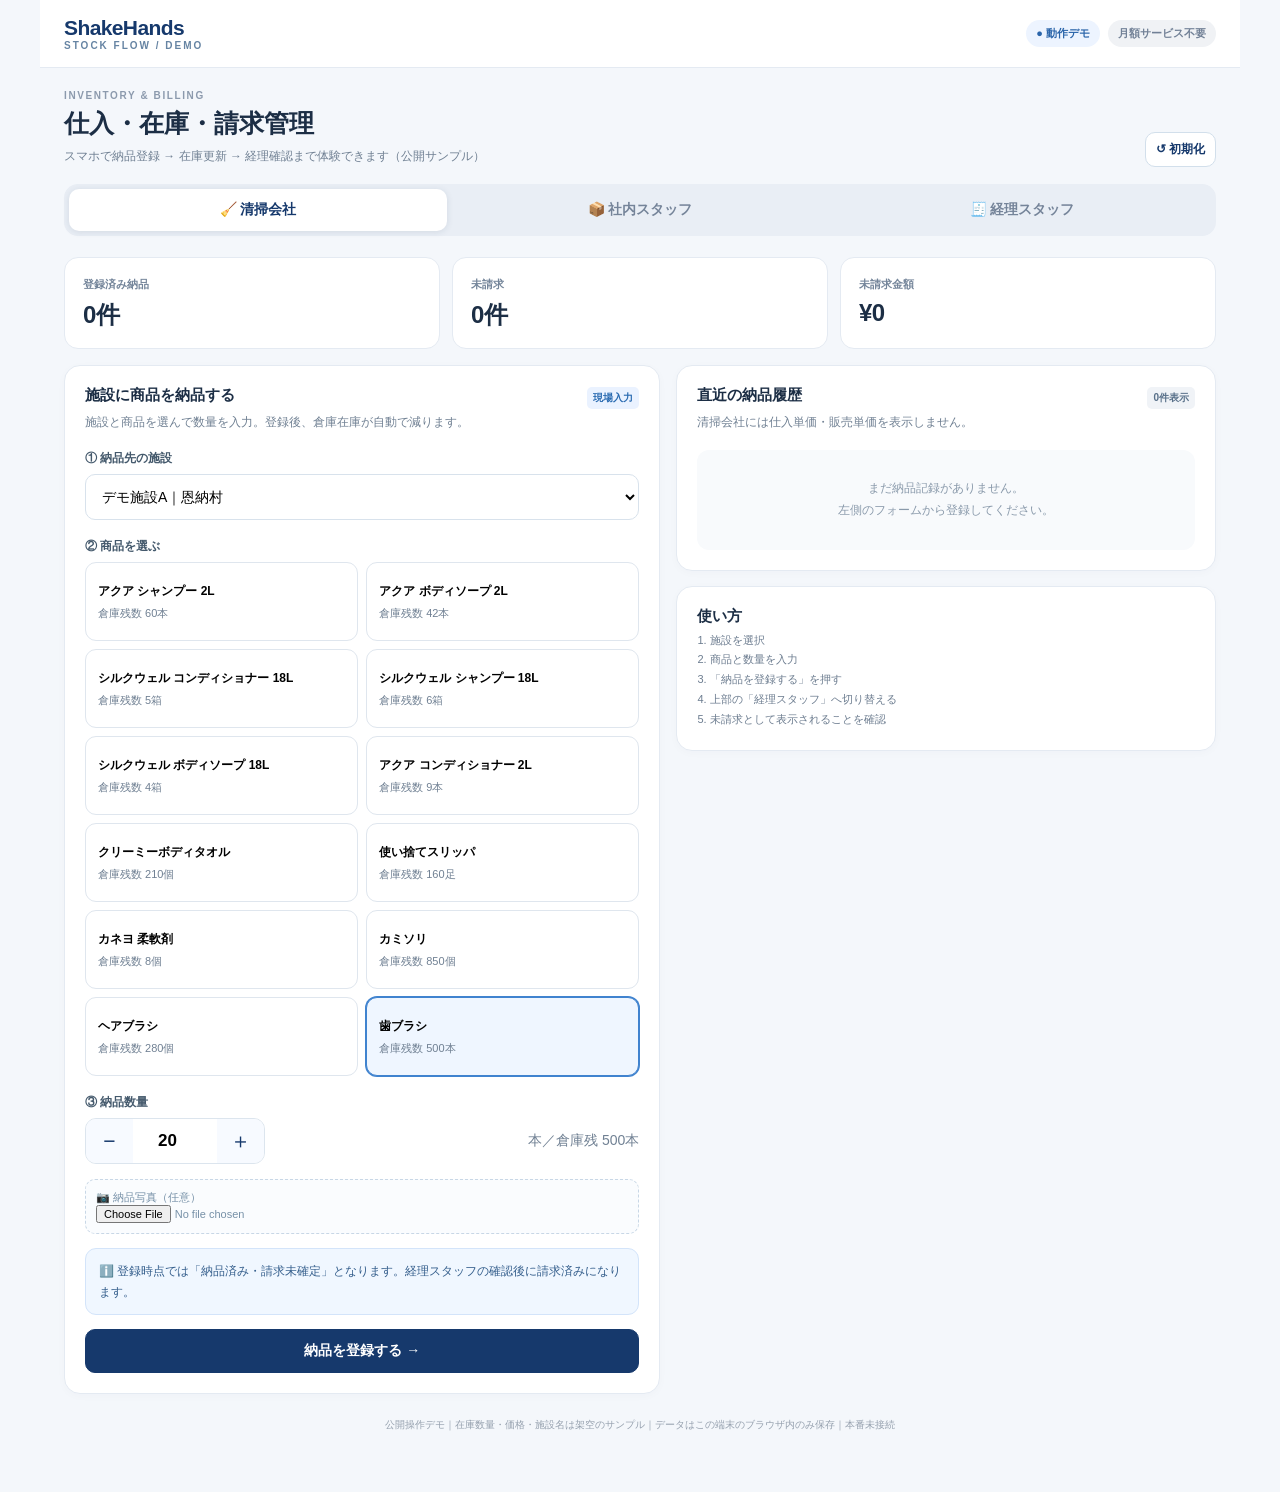
<file: index.html>
<!DOCTYPE html>
<html lang="ja"><head><meta charset="UTF-8"><meta name="viewport" content="width=device-width, initial-scale=1, viewport-fit=cover"><meta name="theme-color" content="#123c78"><meta name="description" content="ShakeHands 仕入・在庫・納品・請求 一元管理デモ"><title>ShakeHands StockFlow | 操作デモ</title>
<style>
:root{--navy:#16396c;--blue:#2469ba;--ink:#1c2e45;--muted:#708093;--line:#e4eaf2;--bg:#f4f7fb;--white:#fff;--green:#18815a;--amber:#b36d0a;--red:#c03b3b;--radius:16px}*{box-sizing:border-box}html,body{margin:0;font-family:-apple-system,BlinkMacSystemFont,"Hiragino Kaku Gothic ProN","Noto Sans JP",Meiryo,sans-serif;color:var(--ink);background:var(--bg);font-size:14px}button,select,input{font:inherit}button{cursor:pointer}button:disabled{cursor:not-allowed;opacity:.45}a{color:var(--blue)}.shell{max-width:1200px;margin:0 auto;min-height:100dvh}.header{background:#fff;border-bottom:1px solid var(--line);padding:16px 24px;display:flex;align-items:center;justify-content:space-between;gap:12px}.logo{font-size:21px;letter-spacing:-.6px;color:var(--navy);font-weight:800}.logo span{font-size:10px;font-weight:700;letter-spacing:2px;color:#6684a3;display:block}.header-right{display:flex;gap:8px;align-items:center}.pill{border-radius:30px;font-size:11px;font-weight:700;padding:6px 10px;background:#edf4ff;color:#2b65aa;white-space:nowrap}.pill.soft{background:#f0f2f5;color:#718096}.main{padding:22px 24px 60px}.pagehead{display:flex;justify-content:space-between;align-items:end;gap:12px;margin-bottom:17px}.eyebrow{font-weight:800;letter-spacing:1.6px;font-size:10px;color:#8c9aad}.h1{font-size:25px;line-height:1.3;font-weight:800;margin:6px 0}.subtitle{color:var(--muted);font-size:12px;line-height:1.8}.roles{display:flex;background:#e9eef5;border-radius:14px;padding:5px;gap:4px;margin-bottom:21px}.role{padding:12px 8px;flex:1;border:0;border-radius:10px;color:#758499;background:none;font-weight:800;white-space:nowrap}.role.active{background:white;color:var(--navy);box-shadow:0 1px 7px #1f36531c}.grid{display:grid;grid-template-columns:1.05fr .95fr;gap:16px}.grid3{display:grid;grid-template-columns:repeat(3,1fr);gap:12px}.card{background:white;border:1px solid var(--line);border-radius:var(--radius);padding:20px;box-shadow:0 2px 10px #18385b06;min-width:0}.card + .card{margin-top:15px}.card h2{font-size:15px;margin:0 0 5px}.card-desc{font-size:12px;color:var(--muted);margin:2px 0 18px;line-height:1.7}.stat{padding:17px 18px;background:white;border-radius:14px;border:1px solid var(--line)}.stat label{font-size:11px;color:#74859a;font-weight:700}.stat .number{font-size:24px;font-weight:800;margin-top:7px;letter-spacing:-.5px}.stat .number.green{color:var(--green)}.stat .number.warn{color:var(--amber)}.stat .number.red{color:var(--red)}label.field{display:block;font-size:12px;font-weight:800;color:#44596c;margin:18px 0 7px}.input,select{width:100%;border:1px solid #d8e2ec;background:#fff;border-radius:10px;padding:13px 12px;min-height:45px;outline:none;box-shadow:none}.input:focus,select:focus{border-color:var(--blue);box-shadow:0 0 0 3px #3b8bdf1b}.row{display:flex;align-items:center;gap:10px}.row.between{justify-content:space-between}.btn{background:var(--navy);color:white;border:1px solid var(--navy);padding:12px 16px;border-radius:10px;font-weight:800;min-height:44px}.btn.secondary{background:white;color:var(--navy);border:1px solid #d2dfeb}.btn.subtle{border:0;background:#eaf2fc;color:var(--blue)}.btn.small{padding:8px 10px;min-height:34px;font-size:12px}.btn.full{width:100%}.products{display:grid;grid-template-columns:repeat(2,minmax(0,1fr));gap:8px}.product{border:1px solid #dfe6ee;border-radius:11px;background:white;text-align:left;padding:12px;min-height:79px;display:flex;flex-direction:column;gap:6px;justify-content:center}.product .pname{font-weight:800;font-size:12px;line-height:1.4}.product .pmeta{font-size:11px;color:var(--muted)}.product.active{background:#eff6ff;border-color:#4083cf;box-shadow:0 0 0 1px #4083cf}.splitline{height:1px;background:var(--line);margin:20px 0}.qty{display:flex;border:1px solid #dce5ee;border-radius:11px;align-items:center;overflow:hidden;width:180px;height:46px}.qty button{border:0;width:47px;height:44px;font-size:21px;color:var(--navy);background:#f7faff}.qty input{width:86px;min-width:0;border:0;text-align:center;outline:none;font-size:17px;font-weight:700}.notice{display:flex;gap:10px;padding:12px 13px;border:1px solid #d3e4fa;background:#f0f7ff;color:#345e8c;font-size:12px;line-height:1.7;border-radius:11px;margin:14px 0}.notice.warn{border-color:#f3ddab;background:#fffbf1;color:#8c6117}.notice.red{border-color:#efd0d0;background:#fff7f7;color:#9d4141}.list{display:flex;flex-direction:column;gap:9px}.item{padding:12px 13px;border:1px solid var(--line);border-radius:11px;background:#fff}.item-title{font-weight:800;font-size:12px;line-height:1.5}.item-detail{font-size:11px;color:var(--muted);margin-top:5px;line-height:1.55}.tag{font-size:10px;border-radius:5px;padding:4px 6px;background:#f0f3f7;color:#587089;font-weight:800;display:inline-block;vertical-align:middle;white-space:nowrap}.tag.amber{background:#fff4df;color:#a36d0b}.tag.green{background:#e6f7ef;color:#18815a}.tag.red{background:#fff0ed;color:#ae4434}.tag.blue{background:#eaf2ff;color:#2769b0}.muted{color:var(--muted)}.tablewrap{overflow-x:auto}.table{width:100%;border-collapse:collapse;min-width:510px}.table th{font-size:11px;color:#7c8b9c;text-align:left;background:#f7f9fc;border-bottom:1px solid var(--line);padding:10px}.table td{padding:12px 10px;border-bottom:1px solid var(--line);font-size:12px}.table tr:last-child td{border-bottom:0}.right{text-align:right}.section-label{font-size:12px;font-weight:800;color:#69809a;letter-spacing:.4px;margin:22px 0 10px}.empty{padding:28px 12px;text-align:center;background:#f8fafc;border-radius:12px;color:#8a9aab;font-size:12px;line-height:1.8}.toast{position:fixed;bottom:20px;left:50%;transform:translateX(-50%);background:#21364f;color:#fff;padding:14px 18px;border-radius:13px;box-shadow:0 12px 35px #112a4555;max-width:calc(100vw - 30px);min-width:250px;z-index:20;font-size:12px;font-weight:700;text-align:center}.hidden{display:none!important}.side-note{font-size:11px;color:#6d7d90;line-height:1.8}.highlight{color:var(--navy);font-weight:800}.statusbar{display:flex;justify-content:space-between;gap:8px;align-items:center;margin-bottom:8px}.footer{color:#95a0ae;font-size:10px;text-align:center;margin-top:24px}.twocol{display:grid;grid-template-columns:repeat(2,1fr);gap:10px}.tabs{display:flex;gap:7px;margin-bottom:16px;flex-wrap:wrap}.tab{padding:9px 12px;border:1px solid #dce5f0;border-radius:30px;background:#fff;color:#66809c;font-weight:800;font-size:12px}.tab.active{color:#fff;background:#205a9e;border-color:#205a9e}.filter{border:1px solid #e0e8f0;border-radius:10px;padding:9px 12px;background:white;color:#4b6177;font-size:12px}.price{font-variant-numeric:tabular-nums}.caution{color:#b36b0b}.audit{font-size:11px;color:#718195;border-left:2px solid #dce6f1;margin-left:6px;padding:5px 11px;line-height:1.65}.modal-back{position:fixed;inset:0;z-index:30;background:#12243988;display:flex;align-items:center;justify-content:center;padding:15px}.modal{width:min(500px,100%);max-height:90dvh;overflow:auto;background:white;padding:22px;border-radius:18px;box-shadow:0 20px 50px #0a203c50}.modal h2{font-size:18px}.alertline{display:flex;align-items:flex-start;gap:10px;padding:10px;border-radius:9px;background:#fffaf1;color:#895d14;font-size:12px;margin:7px 0}.mini{font-size:10px}.photo{padding:10px;border:1px dashed #c8d7e6;border-radius:10px;color:#7690a7;background:#fafcfe;font-size:11px;margin-top:15px}.photo input{width:100%}.change-price{cursor:pointer;text-decoration:underline;text-underline-offset:3px}.stack{display:flex;flex-direction:column;gap:11px} @media(max-width:740px){.header{padding:13px 15px}.logo{font-size:18px}.pill.soft{display:none}.main{padding:17px 13px 80px}.h1{font-size:22px}.grid{grid-template-columns:1fr}.grid3{grid-template-columns:repeat(3,minmax(0,1fr));gap:7px}.card{padding:15px}.stat{padding:13px 11px}.stat .number{font-size:19px}.stat label{font-size:10px}.roles{margin-bottom:16px}.role{font-size:11px;padding:12px 4px}.products{gap:7px}.product{padding:10px;min-height:73px}.pagehead{align-items:center}.subtitle{font-size:11px}.twocol{grid-template-columns:1fr 1fr}.footer{padding-bottom:25px}}
</style><meta name="robots" content="noindex,nofollow"></head><body><div class="shell"><header class="header"><div class="logo">ShakeHands<span>STOCK FLOW / DEMO</span></div><div class="header-right"><span class="pill">● 動作デモ</span><span class="pill soft">月額サービス不要</span></div></header><main class="main"><div class="pagehead"><div><div class="eyebrow">INVENTORY & BILLING</div><div class="h1">仕入・在庫・請求管理</div><div class="subtitle">スマホで納品登録 → 在庫更新 → 経理確認まで体験できます（公開サンプル）</div></div><button class="btn small secondary" onclick="resetDemo()">↺ 初期化</button></div><nav class="roles" id="roles"></nav><div id="app"></div><div class="footer">公開操作デモ｜在庫数量・価格・施設名は架空のサンプル｜データはこの端末のブラウザ内のみ保存｜本番未接続</div></main></div><div id="toast" class="toast hidden"></div><div id="modal" class="modal-back hidden"></div>
<script>
'use strict';
const KEY='shakehands-stockflow-public-demo-v1';
const products=[
{id:'p1',name:'アクア シャンプー 2L',unit:'本',stock:60,cost:1450,price:1850},
{id:'p2',name:'アクア ボディソープ 2L',unit:'本',stock:42,cost:1450,price:1850},
{id:'p3',name:'シルクウェル コンディショナー 18L',unit:'箱',stock:5,cost:7400,price:8900},
{id:'p4',name:'シルクウェル シャンプー 18L',unit:'箱',stock:6,cost:7400,price:8900},
{id:'p5',name:'シルクウェル ボディソープ 18L',unit:'箱',stock:4,cost:7400,price:8900},
{id:'p6',name:'アクア コンディショナー 2L',unit:'本',stock:9,cost:1450,price:1850},
{id:'p7',name:'クリーミーボディタオル',unit:'個',stock:210,cost:15,price:24},
{id:'p8',name:'使い捨てスリッパ',unit:'足',stock:160,cost:85,price:120},
{id:'p9',name:'カネヨ 柔軟剤',unit:'個',stock:8,cost:740,price:990},
{id:'p10',name:'カミソリ',unit:'個',stock:850,cost:18,price:30},
{id:'p11',name:'ヘアブラシ',unit:'個',stock:280,cost:24,price:39},
{id:'p12',name:'歯ブラシ',unit:'本',stock:500,cost:19,price:31}
];
const facilities=[{id:'f1',name:'デモ施設A｜恩納村',owner:'オーナーA'},{id:'f2',name:'デモ施設B｜名護市',owner:'オーナーB'},{id:'f3',name:'デモ施設C｜本部町',owner:'オーナーC'}];
function initial(){return {stock:Object.fromEntries(products.map(p=>[p.id,p.stock])),prices:Object.fromEntries(products.map(p=>[p.id,{cost:p.cost,bill:p.price}])),facilityStock:{},deliveries:[],orders:[],audit:[],seq:0}}
function load(){try{const x=JSON.parse(localStorage.getItem(KEY));if(x&&x.stock&&x.prices&&Array.isArray(x.deliveries))return x}catch(e){}return initial()}
let db=load(),role='clean',subtab='pending',cleanProduct='p12',cleanFacility='f1',cleanQty=20,staffProduct='p12',staffQty=100,staffCost=19,cleanPhoto=false;
function save(){try{localStorage.setItem(KEY,JSON.stringify(db))}catch(e){}}
function newId(prefix){return prefix+'-'+String(++db.seq).padStart(4,'0')}
function t(){return new Date().toLocaleString('ja-JP',{month:'2-digit',day:'2-digit',hour:'2-digit',minute:'2-digit'})}
function audit(msg){db.audit.unshift(t()+'　'+msg);db.audit=db.audit.slice(0,120)}
function yen(n){return '¥'+Math.round(n).toLocaleString('ja-JP')}
function esc(s){return String(s).replace(/[&<>"']/g,c=>({'&':'&amp;','<':'&lt;','>':'&gt;','"':'&quot;',"'":'&#39;'}[c]))}
function pfind(id){return products.find(p=>p.id===id)}function ffind(id){return facilities.find(f=>f.id===id)}
function getPrice(p){return db.prices[p.id]}
function countUnbilled(){return db.deliveries.filter(d=>d.status!=='請求済').length}
function unbilledTotal(){return db.deliveries.filter(d=>d.status!=='請求済').reduce((a,d)=>a+(d.billPrice||0)*d.qty,0)}
function stockTotal(){return products.reduce((a,p)=>a+(db.stock[p.id]||0)*getPrice(p).cost,0)}
function notify(message,error=false){const el=document.getElementById('toast');el.textContent=message;el.style.background=error?'#a43d3d':'#173f72';el.classList.remove('hidden');clearTimeout(window._toastTimer);window._toastTimer=setTimeout(()=>el.classList.add('hidden'),3200)}
function closeModal(){document.getElementById('modal').classList.add('hidden')}
function showModal(content){const m=document.getElementById('modal');m.innerHTML='<div class="modal">'+content+'</div>';m.classList.remove('hidden');m.onclick=e=>{if(e.target===m)closeModal()}}
function stat(label,value,cls=''){return `<div class="stat"><label>${label}</label><div class="number ${cls}">${value}</div></div>`}
function empty(text){return `<div class="empty">${text}</div>`}
function setRole(r){role=r;subtab='pending';render()}
function setSubtab(s){subtab=s;render()}
function render(){document.getElementById('roles').innerHTML=[['clean','🧹 清掃会社'],['staff','📦 社内スタッフ'],['account','🧾 経理スタッフ']].map(([r,l])=>`<button class="role ${role===r?'active':''}" onclick="setRole('${r}')">${l}</button>`).join('');document.getElementById('app').innerHTML=role==='clean'?cleanView():role==='staff'?staffView():accountView()}
function productButtons(){return `<div class="products">${products.map(p=>`<button class="product ${cleanProduct===p.id?'active':''}" onclick="selectCleanProduct('${p.id}')"><span class="pname">${p.name}</span><span class="pmeta">倉庫残数 ${db.stock[p.id]||0}${p.unit}</span></button>`).join('')}</div>`}
function selectCleanProduct(id){cleanProduct=id;render()}
function cleanView(){let p=pfind(cleanProduct),latest=db.deliveries.slice().reverse().slice(0,4);return `<div class="grid3">${stat('登録済み納品',db.deliveries.length+'件')}${stat('未請求',countUnbilled()+'件',countUnbilled()?'warn':'')}${stat('未請求金額',yen(unbilledTotal()),countUnbilled()?'red':'')}</div><div class="grid" style="margin-top:16px"><section class="card"><div class="row between"><h2>施設に商品を納品する</h2><span class="tag blue">現場入力</span></div><p class="card-desc">施設と商品を選んで数量を入力。登録後、倉庫在庫が自動で減ります。</p><label class="field">① 納品先の施設</label><select onchange="cleanFacility=this.value">${facilities.map(f=>`<option value="${f.id}" ${cleanFacility===f.id?'selected':''}>${f.name}</option>`).join('')}</select><label class="field">② 商品を選ぶ</label>${productButtons()}<label class="field">③ 納品数量</label><div class="row between"><div class="qty"><button onclick="changeCleanQty(-1)">−</button><input type="number" min="1" step="1" inputmode="numeric" id="cleanQty" value="${cleanQty}" oninput="cleanQty=Number(this.value)"><button onclick="changeCleanQty(1)">＋</button></div><span class="muted">${p.unit}／倉庫残 ${db.stock[p.id]}${p.unit}</span></div><div class="photo"><div>📷 納品写真（任意）</div><input type="file" accept="image/*" capture="environment" onchange="cleanPhoto=!!this.files.length"></div><div class="notice">ℹ️ 登録時点では「納品済み・請求未確定」となります。経理スタッフの確認後に請求済みになります。</div><button class="btn full" onclick="deliver()">納品を登録する →</button></section><section><div class="card"><div class="row between"><h2>直近の納品履歴</h2><span class="tag">${latest.length}件表示</span></div><p class="card-desc">清掃会社には仕入単価・販売単価を表示しません。</p><div class="list">${latest.length?latest.map(d=>`<div class="item"><div class="row between"><span class="item-title">${pfind(d.pid).name}</span><span class="tag ${d.status==='請求済'?'green':'amber'}">${d.status}</span></div><div class="item-detail">${ffind(d.fid).name}・${d.qty}${pfind(d.pid).unit}<br>${d.id}｜${d.date}</div></div>`).join(''):empty('まだ納品記録がありません。<br>左側のフォームから登録してください。')}</div></div><div class="card"><h2>使い方</h2><div class="side-note">1. 施設を選択<br>2. 商品と数量を入力<br>3. 「納品を登録する」を押す<br>4. 上部の「経理スタッフ」へ切り替える<br>5. 未請求として表示されることを確認</div></div></section></div>`}
function changeCleanQty(n){cleanQty=Math.max(1,(Number(document.getElementById('cleanQty')?.value)||0)+n);document.getElementById('cleanQty').value=cleanQty}
function deliver(){const p=pfind(cleanProduct),q=Number(document.getElementById('cleanQty').value);if(!Number.isSafeInteger(q)||q<1){notify('数量は1以上の整数で入力してください',true);return}if(q>db.stock[p.id]){notify(`在庫不足：倉庫残は${db.stock[p.id]}${p.unit}です`,true);return}const price=getPrice(p).bill;const d={id:newId('DLV'),fid:cleanFacility,pid:p.id,qty:q,date:t(),status:'未請求',billPrice:price,costPrice:getPrice(p).cost,actor:'清掃会社',photo:cleanPhoto};db.stock[p.id]-=q;const k=cleanFacility+':'+p.id;db.facilityStock[k]=(db.facilityStock[k]||0)+q;db.deliveries.unshift(d);audit(`清掃会社：${ffind(cleanFacility).name}に${p.name}を${q}${p.unit}納品登録（${d.id}）`);save();cleanPhoto=false;render();notify(`納品登録完了！倉庫在庫 −${q}${p.unit}／未請求 +1件`)}
function staffView(){const open=db.orders.filter(o=>o.status==='発注済');const received=db.orders.filter(o=>o.status==='入荷済');return `<div class="grid3">${stat('発注待ち入荷',open.length+'件',open.length?'warn':'')}${stat('仕入履歴',received.length+'件')}${stat('倉庫在庫評価',yen(stockTotal()))}</div><div class="grid" style="margin-top:16px"><section class="card"><div class="row between"><h2>商品の発注を登録</h2><span class="tag blue">発注入力</span></div><p class="card-desc">発注後、「入庫する」で実際の入荷数量・仕入単価を確定します。</p><label class="field">商品</label><select id="orderProduct" onchange="staffProduct=this.value;document.getElementById('orderPrice').value=getPrice(pfind(this.value)).cost">${products.map(p=>`<option value="${p.id}" ${staffProduct===p.id?'selected':''}>${p.name}</option>`).join('')}</select><div class="twocol"><div><label class="field">発注数量</label><input class="input" id="orderQty" type="number" min="1" step="1" inputmode="numeric" value="${staffQty}"></div><div><label class="field">予定仕入単価（仮）</label><input class="input" id="orderPrice" type="number" min="0" step="1" inputmode="numeric" value="${getPrice(pfind(staffProduct)).cost}"></div></div><p class="side-note">※商品価格はすべてデモ用の仮価格。正式な価格ではありません。</p><button class="btn full" onclick="addOrder()">発注登録する →</button></section><section><div class="card"><h2>入荷待ちの発注</h2><p class="card-desc">納品が届いたら「入庫する」を押して受領確認します。</p><div class="list">${open.length?open.map(o=>`<div class="item"><div class="row between"><div class="item-title">${pfind(o.pid).name}</div><span class="tag amber">発注済</span></div><div class="item-detail">${o.id}｜${o.qty}${pfind(o.pid).unit}｜予定 ${yen(o.expectedPrice)}/${pfind(o.pid).unit}<br>${o.date}</div><div style="margin-top:10px"><button class="btn small" onclick="receiveOpen('${o.id}')">入庫する</button></div></div>`).join(''):empty('入荷待ちの発注はありません')}</div></div><div class="card"><h2>入庫後の履歴</h2><div class="list">${received.slice(0,5).length?received.slice(0,5).map(o=>`<div class="item"><div class="row between"><span class="item-title">${pfind(o.pid).name}</span><span class="tag ${o.reviewed?'green':'amber'}">${o.reviewed?'経理確認済':'経理未確認'}</span></div><div class="item-detail">${o.id}｜入庫 ${o.receivedQty}${pfind(o.pid).unit}｜実単価 ${yen(o.actualPrice)}</div></div>`).join(''):empty('入庫記録はありません')}</div></div></section></div><div class="card" style="margin-top:16px"><div class="row between"><h2>デモ倉庫の在庫一覧</h2><span class="tag">全${products.length}商品</span></div><div class="tablewrap"><table class="table"><thead><tr><th>商品</th><th>数量</th><th>参考仕入単価</th><th>参考請求単価</th></tr></thead><tbody>${products.map(p=>`<tr><td>${p.name}</td><td>${db.stock[p.id]||0}${p.unit}</td><td>${yen(getPrice(p).cost)}</td><td>${yen(getPrice(p).bill)}</td></tr>`).join('')}</tbody></table></div><p class="side-note">初期在庫はデモ倉庫の確認値。金額はすべて実データではなく仮の値です。</p></div>`}
function addOrder(){const p=pfind(document.getElementById('orderProduct').value),q=Number(document.getElementById('orderQty').value),price=Number(document.getElementById('orderPrice').value);if(!Number.isSafeInteger(q)||q<1||!Number.isFinite(price)||price<0){notify('数量と予定単価を正しく入力してください',true);return}staffProduct=p.id;staffQty=q;const o={id:newId('PO'),pid:p.id,qty:q,expectedPrice:price,status:'発注済',date:t(),reviewed:false};db.orders.unshift(o);audit(`社内スタッフ：${p.name} ${q}${p.unit}を発注（${o.id}）`);save();render();notify('発注登録しました。「入庫する」で在庫へ反映できます')}
function receiveOpen(id){let o=db.orders.find(o=>o.id===id);if(!o||o.status!=='発注済')return;let p=pfind(o.pid);showModal(`<h2>入庫・検品</h2><p class="card-desc">${p.name} / ${o.id}<br>予定数量 ${o.qty}${p.unit} ・ 予定単価 ${yen(o.expectedPrice)}</p><label class="field">実際の入荷数量</label><input id="receivedQty" class="input" inputmode="numeric" type="number" min="0" value="${o.qty}"><label class="field">実際の仕入単価（仮）</label><input id="receivedPrice" class="input" inputmode="numeric" type="number" min="0" value="${o.expectedPrice}"><div class="notice warn">⚠️ 発注数量・仕入単価が違えば経理側に差異が表示されます。</div><div class="row"><button class="btn secondary" onclick="closeModal()">閉じる</button><button class="btn" style="flex:1" onclick="receiveOrder('${id}')">入庫を確定</button></div>`)}
function receiveOrder(id){let o=db.orders.find(o=>o.id===id);if(!o||o.status!=='発注済')return;const q=Number(document.getElementById('receivedQty').value),price=Number(document.getElementById('receivedPrice').value);if(!Number.isSafeInteger(q)||q<0||!Number.isFinite(price)||price<0){notify('数量・単価を確認してください',true);return}o.receivedQty=q;o.actualPrice=price;o.status='入荷済';o.reviewed=false;o.receivedAt=t();db.stock[o.pid]+=q;audit(`社内スタッフ：${pfind(o.pid).name} ${q}${pfind(o.pid).unit}を入庫（${o.id}）`);save();closeModal();render();notify('入庫確定！在庫に加算し、経理確認待ちにしました')}
function accountView(){const waiting=db.deliveries.filter(d=>d.status!=='請求済'),invoices=db.deliveries.filter(d=>d.status==='請求済'),notchecked=db.orders.filter(o=>o.status==='入荷済'&&!o.reviewed);const diffs=notchecked.filter(o=>o.receivedQty!==o.qty||o.actualPrice!==o.expectedPrice).length;return `<div class="grid3">${stat('未請求',waiting.length+'件',waiting.length?'red':'')}${stat('未請求金額',yen(unbilledTotal()),waiting.length?'warn':'')}${stat('仕入要確認',notchecked.length+'件',notchecked.length?'warn':'')}</div><div class="card" style="margin-top:16px"><div class="row between"><div><h2>経理ダッシュボード</h2><p class="card-desc" style="margin-bottom:6px">納品・発注データを照合して請求漏れを防止します。</p></div><span class="tag blue">ダブルチェック</span></div><div class="tabs"><button class="tab ${subtab==='pending'?'active':''}" onclick="setSubtab('pending')">未請求 ${waiting.length}</button><button class="tab ${subtab==='purchase'?'active':''}" onclick="setSubtab('purchase')">仕入照合 ${notchecked.length}</button><button class="tab ${subtab==='invoiced'?'active':''}" onclick="setSubtab('invoiced')">請求済 ${invoices.length}</button><button class="tab ${subtab==='prices'?'active':''}" onclick="setSubtab('prices')">単価設定</button><button class="tab ${subtab==='audit'?'active':''}" onclick="setSubtab('audit')">操作履歴</button></div>${subtab==='pending'?pendingView(waiting):subtab==='purchase'?purchasesView(notchecked):subtab==='invoiced'?invoicedView(invoices):subtab==='prices'?pricesView():auditView()}</div>`}
function pendingView(waiting){let invalid=waiting.filter(d=>!d.billPrice||d.billPrice<d.costPrice);return `<div class="notice ${waiting.length?'warn':''}">🔎 納品済み未請求：${waiting.length}件 / ${yen(unbilledTotal())}。請求単価が仕入原価を下回る場合は警告します。</div>${invalid.length?`<div class="alertline">⚠️ 要確認：${invalid.length}件で請求単価未設定または原価割れがあります。</div>`:''}<div class="list">${waiting.length?waiting.map(d=>`<div class="item"><div class="row between"><div class="item-title">${pfind(d.pid).name}</div><span class="tag amber">未請求</span></div><div class="item-detail">${d.id}｜${ffind(d.fid).name}（${ffind(d.fid).owner}）<br>${d.qty}${pfind(d.pid).unit} × ${yen(d.billPrice)} ＝ <b class="highlight">${yen(d.qty*d.billPrice)}</b><br>仕入参考 ${yen(d.costPrice)} / ${pfind(d.pid).unit} ・ ${d.date}</div>${d.billPrice<d.costPrice?`<div class="alertline">⚠️ 請求単価が仕入原価を下回っています</div>`:''}<div style="margin-top:10px" class="row"><button class="btn small" onclick="invoiceDelivery('${d.id}')">照合OK・請求確定</button></div></div>`).join(''):empty('未請求はありません。<br>清掃会社の画面で納品登録すると、ここへ表示されます。')}</div>`}
function invoiceDelivery(id){const d=db.deliveries.find(x=>x.id===id);if(!d||d.status==='請求済'){notify('すでに請求済みです',true);return}if(!d.billPrice||d.billPrice<d.costPrice){notify('請求単価を確認・修正してください',true);return}d.status='請求済';d.invoiceId=newId('INV');d.invoicedAt=t();audit(`経理スタッフ：${d.id} を照合し請求確定（${d.invoiceId} / ${yen(d.qty*d.billPrice)}）`);save();render();notify(`請求確定 ${d.invoiceId}（デモ：外部送信はしていません）`)}
function purchasesView(orders){return `<div class="notice">🧾 発注数量・予定単価と、入荷数量・実仕入単価を照合します。差異は確認時に表示します。</div><div class="list">${orders.length?orders.map(o=>{let mismatch=o.qty!==o.receivedQty||o.expectedPrice!==o.actualPrice;return `<div class="item"><div class="row between"><div class="item-title">${pfind(o.pid).name}</div><span class="tag ${mismatch?'red':'amber'}">${mismatch?'差異あり':'未確認'}</span></div><div class="item-detail">${o.id}<br>数量：発注 ${o.qty} / 入荷 ${o.receivedQty} ${pfind(o.pid).unit}<br>単価：予定 ${yen(o.expectedPrice)} / 実際 ${yen(o.actualPrice)}</div>${mismatch?'<div class="alertline">⚠️ 発注内容と入庫実績に差異があります。内容確認後に承認してください。</div>':''}<div style="margin-top:10px"><button class="btn small" onclick="approvePurchase('${o.id}')">内容確認済みとして承認</button></div></div>`}).join(''):empty('仕入照合の待機データはありません。<br>社内スタッフ画面から発注・入庫を試してください。')}</div>`}
function approvePurchase(id){const o=db.orders.find(x=>x.id===id);if(!o||o.status!=='入荷済'||o.reviewed)return;o.reviewed=true;db.prices[o.pid].cost=o.actualPrice;audit(`経理スタッフ：仕入 ${o.id} を承認し、参考仕入単価を${yen(o.actualPrice)}に更新`);save();render();notify('仕入照合を承認しました')}
function invoicedView(invoices){return `<div class="notice">✅ 請求確定済みの明細です。外部への請求書発行・送信はまだ行われません。</div><div class="list">${invoices.length?invoices.map(d=>`<div class="item"><div class="row between"><span class="item-title">${pfind(d.pid).name}</span><span class="tag green">請求済</span></div><div class="item-detail">${d.invoiceId}｜${ffind(d.fid).name}<br>${d.qty}${pfind(d.pid).unit} × ${yen(d.billPrice)} ＝ <b>${yen(d.qty*d.billPrice)}</b><br>承認 ${d.invoicedAt}</div></div>`).join(''):empty('請求確定済み明細はありません')}</div>`}
function pricesView(){return `<div class="notice warn">⚠️ このデモの単価はすべて説明用の仮価格です。実際の仕入価格・契約上の請求価格ではありません。</div><div class="tablewrap"><table class="table"><thead><tr><th>商品</th><th>参考原価</th><th>請求単価</th><th>変更</th></tr></thead><tbody>${products.map(p=>`<tr><td>${p.name}</td><td>${yen(getPrice(p).cost)}</td><td>${yen(getPrice(p).bill)}</td><td><button class="btn small secondary" onclick="editPrice('${p.id}')">編集</button></td></tr>`).join('')}</tbody></table></div><p class="side-note">単価を変更しても過去の納品明細は書き換えません。新しい納品から変更単価が使われます。</p>`}
function editPrice(id){const p=pfind(id),x=getPrice(p);showModal(`<h2>価格設定</h2><p class="card-desc">${p.name}・${p.unit}単位</p><label class="field">参考仕入原価</label><input id="editCost" class="input" type="number" min="0" step="1" value="${x.cost}"><label class="field">請求単価</label><input id="editBill" class="input" type="number" min="0" step="1" value="${x.bill}"><div class="notice warn">⚠️ 請求単価が原価より低い場合は、新しい納品明細に警告が出ます。</div><div class="row"><button class="btn secondary" onclick="closeModal()">閉じる</button><button class="btn" style="flex:1" onclick="savePrice('${p.id}')">変更を保存</button></div>`)}
function savePrice(id){const c=Number(document.getElementById('editCost').value),b=Number(document.getElementById('editBill').value);if(!Number.isFinite(c)||!Number.isFinite(b)||c<0||b<0){notify('価格は0以上で入力してください',true);return}const prev=getPrice(pfind(id));audit(`経理スタッフ：${pfind(id).name} 原価 ${yen(prev.cost)}→${yen(c)} / 請求単価 ${yen(prev.bill)}→${yen(b)} に変更`);db.prices[id]={cost:c,bill:b};save();closeModal();render();notify('単価設定を保存しました（新規納品に適用）')}
function auditView(){return `<div class="list">${db.audit.length?db.audit.map(line=>`<div class="audit">${esc(line)}</div>`).join(''):empty('まだ操作履歴はありません')}</div>`}
function resetDemo(){showModal(`<h2>デモを初期化しますか？</h2><p class="card-desc">この端末内に保存した発注・納品・請求データはすべてリセットされます。</p><div class="row"><button class="btn secondary" onclick="closeModal()">キャンセル</button><button class="btn" style="flex:1" onclick="confirmReset()">初期状態に戻す</button></div>`)}
function confirmReset(){db=initial();cleanProduct='p12';cleanFacility='f1';cleanQty=20;cleanPhoto=false;staffProduct='p12';staffQty=100;role='clean';subtab='pending';save();closeModal();render();notify('デモを初期化しました')}
render();
</script></body></html>
</file>
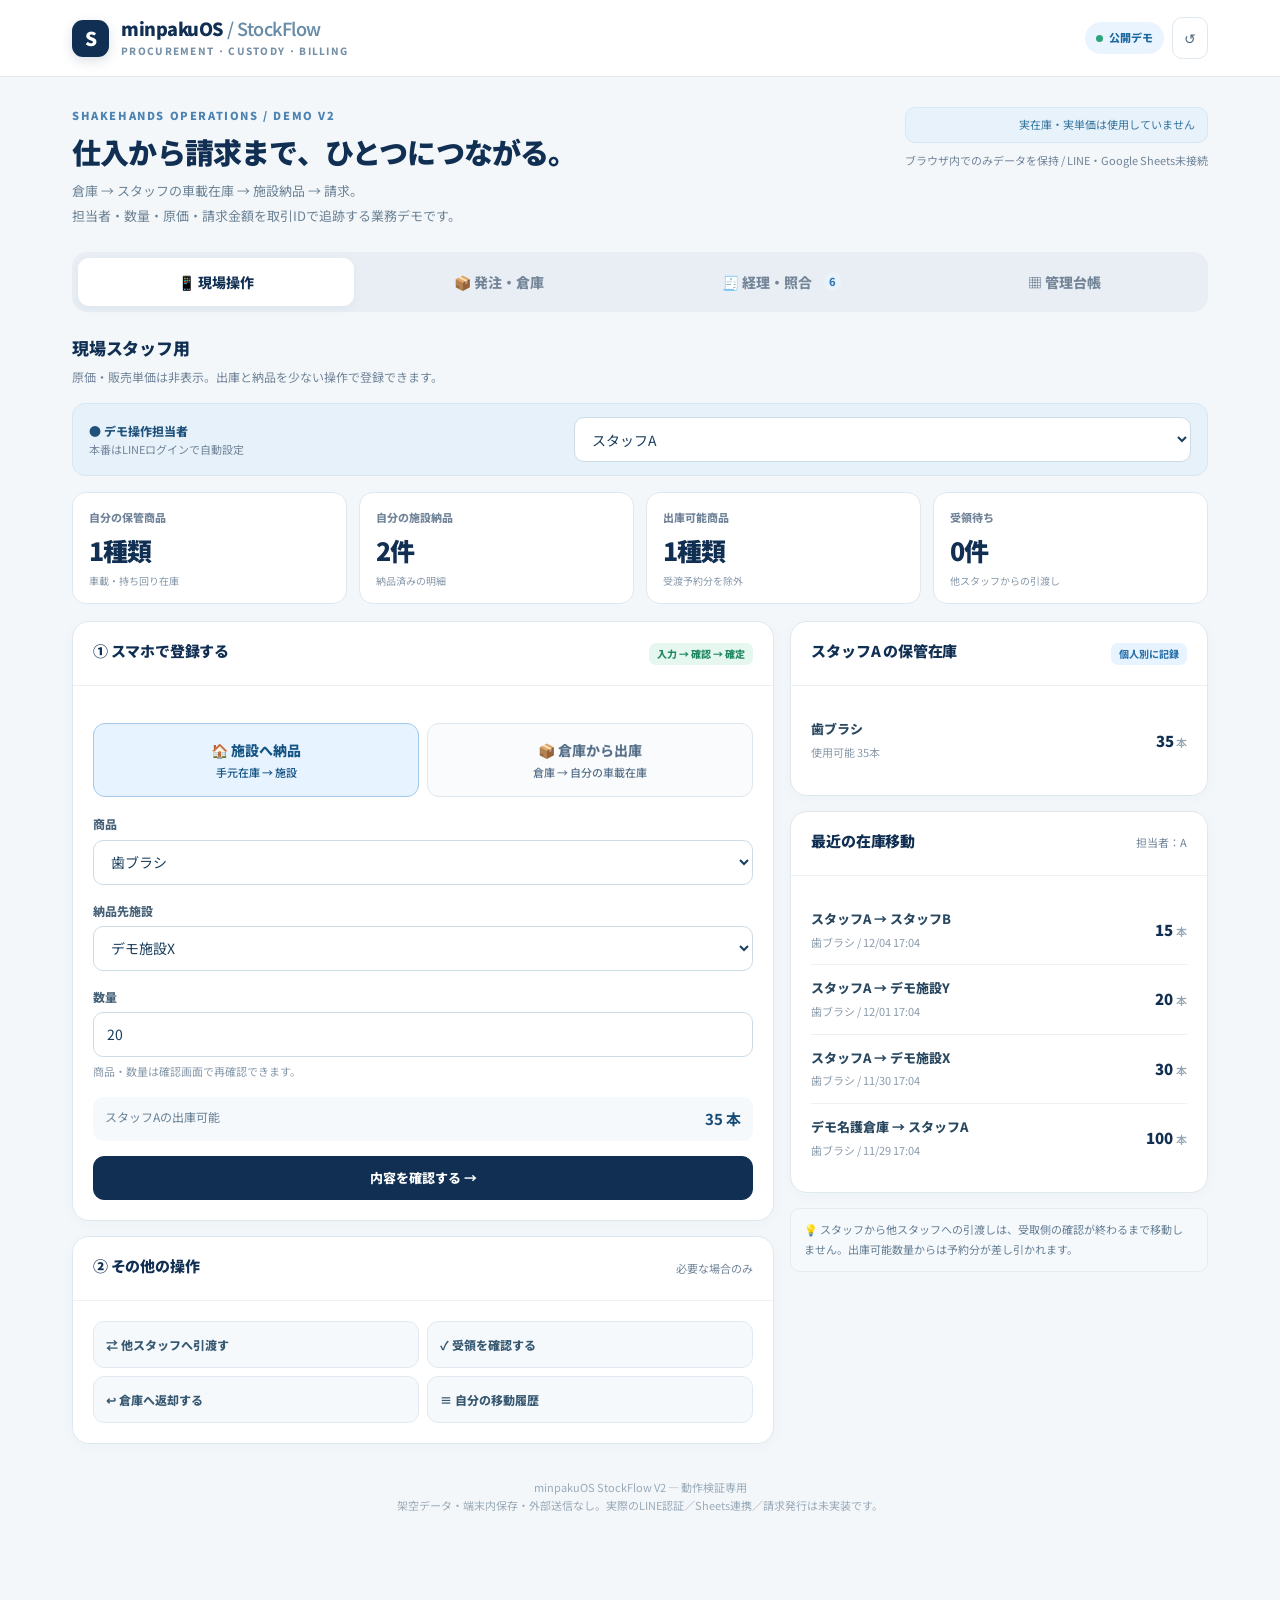
<file: v2/index.html>
<!doctype html>
<html lang="ja">
<head>
<meta charset="utf-8">
<meta name="viewport" content="width=device-width,initial-scale=1,viewport-fit=cover">
<meta name="theme-color" content="#10345c">
<meta name="robots" content="noindex,nofollow">
<meta name="description" content="minpakuOS — 仕入・スタッフ保管在庫・納品・請求の業務フローデモ">
<title>StockFlow V2 | minpakuOS Demo</title>
<link rel="icon" href="data:image/svg+xml,%3Csvg xmlns='http://www.w3.org/2000/svg' viewBox='0 0 100 100'%3E%3Crect width='100' height='100' rx='24' fill='%2310345c'/%3E%3Ctext x='50' y='69' font-size='55' text-anchor='middle' fill='white'%3ES%3C/text%3E%3C/svg%3E">
<link rel="stylesheet" href="./style.css?v=2">
<script type="module" src="./app.js?v=2"></script>
</head>
<body>
<div id="app" aria-live="polite">
 <div class="boot">minpakuOS StockFlow を読み込み中…</div>
</div>
</body>
</html>
</file>
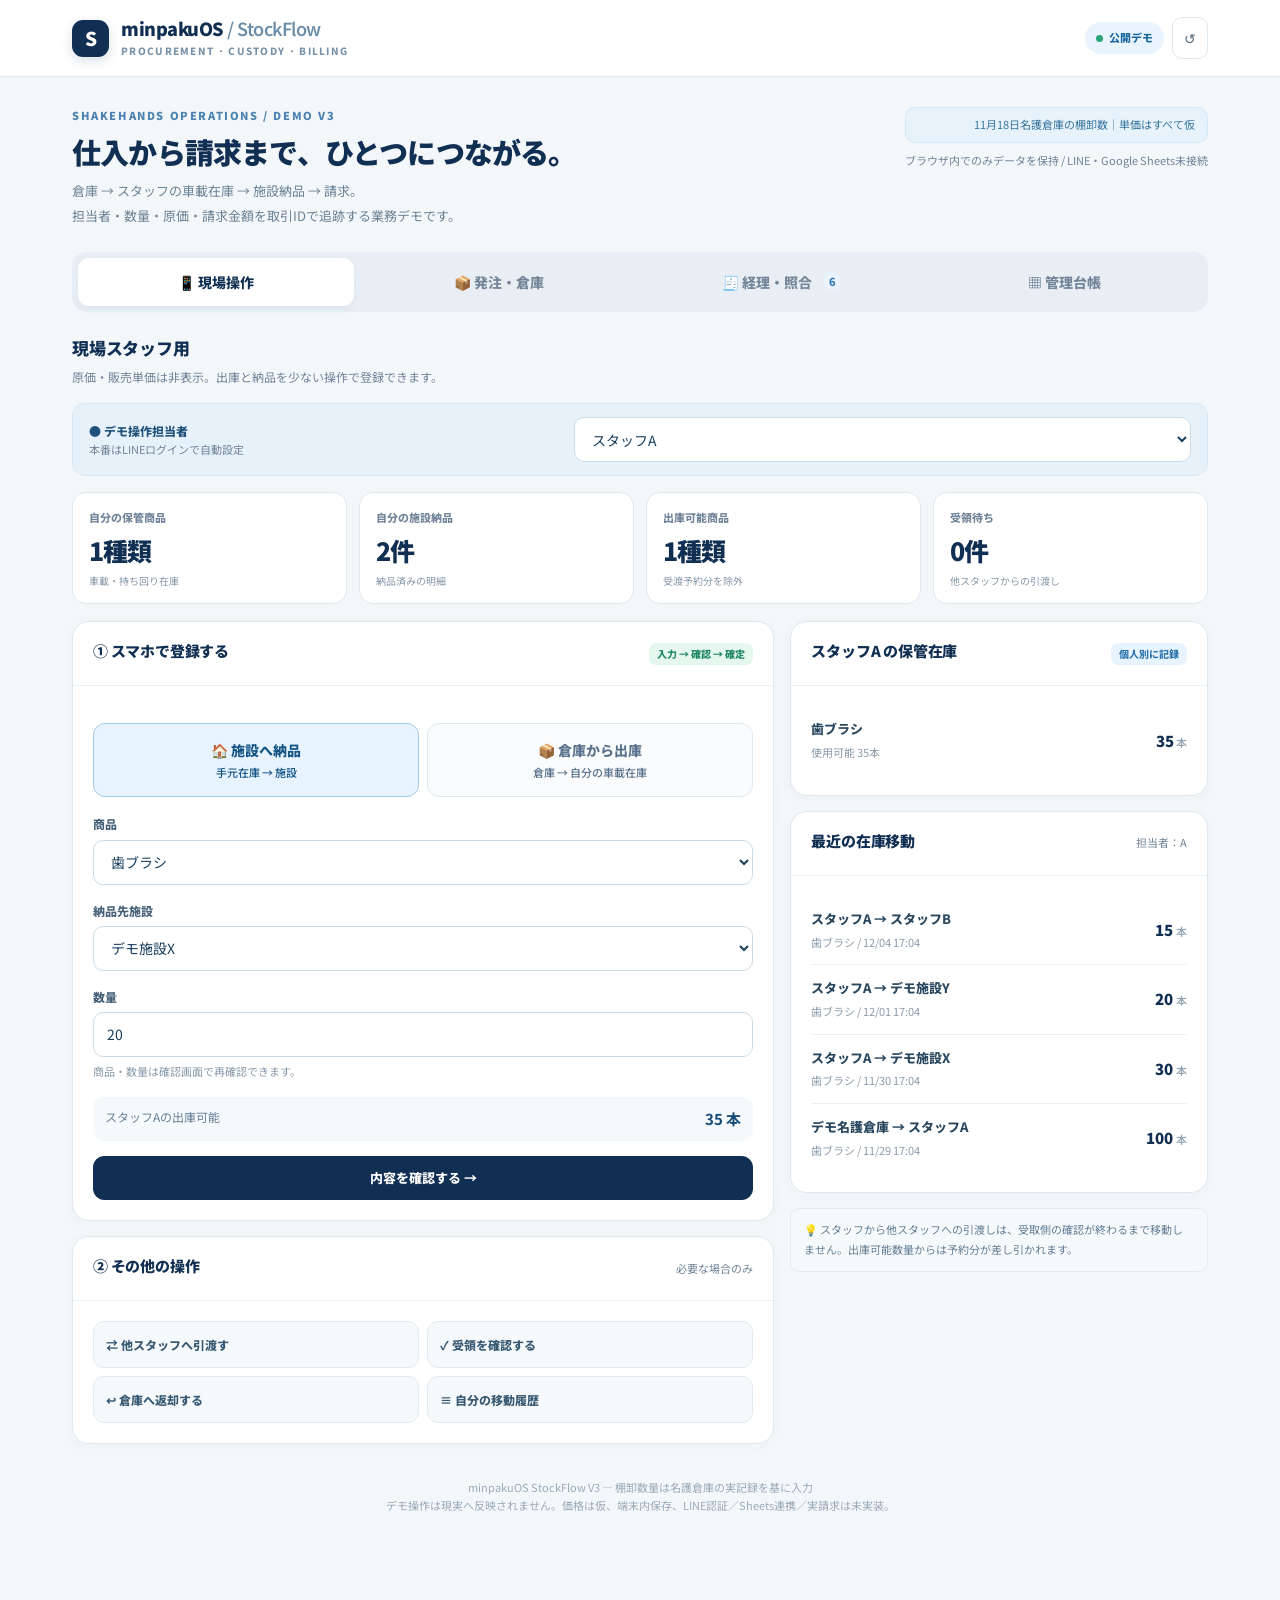
<file: v3/index.html>
<!doctype html>
<html lang="ja">
<head>
<meta charset="utf-8">
<meta name="viewport" content="width=device-width,initial-scale=1,viewport-fit=cover">
<meta name="theme-color" content="#10345c">
<meta name="robots" content="noindex,nofollow">
<meta name="description" content="minpakuOS — 仕入・スタッフ保管在庫・納品・請求の業務フローデモ">
<title>StockFlow V3 | minpakuOS Demo</title>
<link rel="icon" href="data:image/svg+xml,%3Csvg xmlns='http://www.w3.org/2000/svg' viewBox='0 0 100 100'%3E%3Crect width='100' height='100' rx='24' fill='%2310345c'/%3E%3Ctext x='50' y='69' font-size='55' text-anchor='middle' fill='white'%3ES%3C/text%3E%3C/svg%3E">
<link rel="stylesheet" href="./style.css?v=3">
<script type="module" src="./app.js?v=3"></script>
</head>
<body>
<div id="app" aria-live="polite">
 <div class="boot">minpakuOS StockFlow を読み込み中…</div>
</div>
</body>
</html>
</file>
<file: v2/style.css>
@import url('https://fonts.googleapis.com/css2?family=Noto+Sans+JP:wght@400;500;600;700;800;900&display=swap');
:root{--navy:#112f52;--blue:#145d99;--cyan:#2b8bc4;--ink:#21384d;--muted:#718499;--line:#dfe8ef;--paper:#fff;--bg:#f3f7fa;--soft:#edf4f9;--ok:#14816a;--amber:#ae7010;--danger:#b7474a;--radius:17px}
*{box-sizing:border-box}
html{scroll-behavior:smooth}
body{margin:0;background:var(--bg);color:var(--ink);font-family:-apple-system,BlinkMacSystemFont,'Noto Sans JP','Hiragino Kaku Gothic ProN',Meiryo,sans-serif;font-size:14px;line-height:1.6;-webkit-font-smoothing:antialiased}
button,input,select,textarea{font:inherit}
button{cursor:pointer}
button:disabled{opacity:.47;cursor:not-allowed}
a{color:var(--blue)}
button:focus-visible,input:focus-visible,select:focus-visible{outline:3px solid #71b5e4;outline-offset:2px}
.boot{text-align:center;padding:80px 20px;color:var(--muted)}
.topbar{background:#fff;border-bottom:1px solid var(--line)}
.topbar-inner{max-width:1180px;margin:auto;padding:17px 22px;display:flex;align-items:center;justify-content:space-between;gap:18px}
.brand{display:flex;gap:12px;align-items:center;min-width:0}
.logo{display:flex;align-items:center;justify-content:center;width:37px;height:37px;flex:0 0 37px;border-radius:11px;background:var(--navy);color:white;font-weight:900;font-size:19px;box-shadow:0 4px 12px #16375626}
.brand-title{font-size:18px;font-weight:900;letter-spacing:-.5px;color:var(--navy);line-height:1.15}
.brand-sub{font-size:10px;letter-spacing:1.3px;color:#7590a6;font-weight:800;margin-top:4px}
.top-actions{display:flex;gap:8px;align-items:center}
.pill{font-size:11px;display:inline-flex;align-items:center;gap:6px;padding:7px 11px;border-radius:999px;background:#e9f4ff;color:#1b679e;font-weight:800;white-space:nowrap}
.dot{width:7px;height:7px;border-radius:50%;background:#2da57a}
.icon-btn{border:1px solid var(--line);background:#fff;border-radius:10px;padding:9px 11px;color:#506a81}
.page{max-width:1180px;margin:0 auto;padding:30px 22px 90px}
.hero{display:flex;justify-content:space-between;align-items:flex-start;gap:30px;margin-bottom:23px}
.eyebrow{font-size:11px;letter-spacing:1.6px;font-weight:900;text-transform:uppercase;color:#4c83b2;margin-bottom:7px}
h1{font-size:29px;letter-spacing:-.8px;color:var(--navy);margin:0 0 8px;font-weight:900;line-height:1.35}
h2{font-size:17px;color:var(--navy);margin:0 0 5px;font-weight:850;letter-spacing:-.2px}
h3{margin:0 0 10px;font-size:14px;color:var(--navy)}
p{margin:0}
.lead{max-width:670px;color:#6c8295;font-size:13px;line-height:1.9}
.hero-side{text-align:right;min-width:235px}
.hero-side .caption{margin-top:8px}
.caption,.hint{font-size:11px;color:var(--muted);line-height:1.7}
.hero-note{display:block;padding:8px 12px;background:#e8f2fa;border:1px solid #d4e9f7;border-radius:10px;font-size:11px;color:#37769f}
.nav{display:flex;align-items:center;gap:7px;background:#e8eef4;padding:6px;border-radius:15px;margin-bottom:22px}
.nav button{border:0;background:transparent;color:#748598;border-radius:11px;flex:1;padding:13px 10px;font-weight:800;display:flex;justify-content:center;align-items:center;gap:9px;transition:.12s}
.nav button.active{color:var(--navy);background:#fff;box-shadow:0 3px 9px #1d41610e}
.nav .num{background:#eaf3fc;color:#3176b0;border-radius:10px;padding:1px 5px;font-size:11px;margin-left:3px}
.section-top{display:flex;justify-content:space-between;gap:12px;align-items:flex-start;margin-bottom:15px}
.section-sub{font-size:12px;color:var(--muted);line-height:1.85}
.layout{display:grid;grid-template-columns:minmax(0,1.43fr) minmax(295px,.85fr);align-items:start;gap:16px}
.layout-wide{display:grid;grid-template-columns:repeat(2,minmax(0,1fr));align-items:start;gap:16px}
.span-all{grid-column:1/-1}
.stack{display:flex;flex-direction:column;gap:15px}
.card{background:var(--paper);border:1px solid var(--line);border-radius:var(--radius);box-shadow:0 3px 15px #214b6a07;overflow:hidden}
.card-inner{padding:20px}
.card-head{padding:17px 20px;border-bottom:1px solid #ecf1f5;display:flex;justify-content:space-between;align-items:center;gap:12px}
.card-head h2{font-size:15px}
.card-head .minor{font-size:11px;color:var(--muted)}
.card-foot{padding:13px 20px;background:#fafcfd;border-top:1px solid var(--line)}
.metrics{display:grid;grid-template-columns:repeat(4,minmax(0,1fr));gap:12px;margin-bottom:17px}
.metric{background:#fff;border-radius:14px;border:1px solid var(--line);padding:16px 16px 14px;min-width:0}
.metric .label{color:var(--muted);font-size:11px;font-weight:800;display:flex;align-items:center;gap:5px}
.metric .value{font-size:25px;color:var(--navy);font-weight:900;line-height:1.3;margin-top:7px;letter-spacing:-.8px;overflow-wrap:anywhere}
.metric .foot{font-size:10px;color:#8798a9;margin-top:7px}
.metric.warning .value{color:var(--amber)}
.metric.positive .value{color:var(--ok)}
.role-bar{display:flex;align-items:center;justify-content:space-between;gap:10px;margin-bottom:16px;padding:13px 16px;background:#e7f1f9;border:1px solid #d6e7f3;border-radius:13px}
.role-bar .role-label{font-weight:800;color:#20527c;font-size:12px}
.role-select{width:190px;max-width:56%;margin:0;background:#fff}
.field{margin-bottom:16px}
.field:last-child{margin-bottom:0}
.field label,.field-label{font-size:12px;font-weight:800;display:block;margin-bottom:6px;color:#476178}
.field select,.field input,.field textarea,select.role-select,.sheet-select{width:100%;border:1px solid #ccdce7;background:white;border-radius:10px;color:#193e5d;min-height:45px;padding:10px 13px;font-size:14px}
.field textarea{min-height:80px;resize:vertical}
.field input[type=number]{font-variant-numeric:tabular-nums}
.field small{display:block;margin-top:6px;color:#8a9bac;font-size:11px}
.field-row{display:grid;grid-template-columns:1fr 1fr;gap:12px}
.btn{border:1px solid var(--navy);background:var(--navy);color:#fff;border-radius:11px;min-height:43px;padding:11px 15px;display:inline-flex;align-items:center;justify-content:center;gap:7px;font-weight:800;font-size:13px;text-align:center}
.btn:hover:not(:disabled){filter:brightness(1.06)}
.btn.secondary{background:#fff;color:var(--navy);border-color:#ccdee9}
.btn.danger{border-color:#f1d2d3;color:#a33c46;background:#fff6f6}
.btn.tiny{min-height:33px;border-radius:9px;font-size:11px;padding:7px 10px}
.btn.full{width:100%}
.btn-link{background:none;border:0;color:var(--blue);font-weight:800;font-size:12px;padding:6px}
.btn-icon{display:inline-block;font-size:16px}
.action-tabs{display:grid;grid-template-columns:repeat(2,1fr);gap:8px;margin:17px 0}
.action-tab{padding:15px;border:1px solid var(--line);background:#f9fbfd;border-radius:12px;color:#58718a;font-weight:800}
.action-tab.on{background:#e7f3ff;color:#135485;border:1.5px solid #a2c9ea}
.action-tab span{display:block;font-size:11px;font-weight:500;margin-top:2px}
.small-actions{display:grid;grid-template-columns:repeat(2,1fr);gap:8px}
.secondary-action{display:flex;align-items:center;gap:8px;text-align:left;background:#f6f9fb;color:#385972;border:1px solid #e1eaf2;border-radius:11px;min-height:47px;padding:10px 12px;font-weight:800;font-size:12px}
.secondary-action:hover{background:#e8f4fc}
.selected-stock{background:#f6f9fc;border-radius:10px;padding:10px 12px;display:flex;justify-content:space-between;gap:8px;color:#688297;font-size:12px;margin-bottom:15px}
.selected-stock strong{color:#174c77;font-size:15px}
.note{padding:11px 13px;border:1px solid #e3ebf3;background:#f5f9fc;color:#667f95;border-radius:10px;font-size:11px;line-height:1.8}
.note.warn{border-color:#f4e0bc;background:#fff8ed;color:#94641f}
.note.good{border-color:#caeadd;background:#f0faf6;color:#208061}
.stock-row,.history-row,.invoice-row,.trans-row{padding:13px 0;border-bottom:1px solid #edf1f5}
.stock-row:last-child,.history-row:last-child,.invoice-row:last-child,.trans-row:last-child{border-bottom:0}
.row-main{display:flex;justify-content:space-between;align-items:center;gap:10px}
.row-title{font-weight:800;font-size:13px;color:#29485f}
.row-sub{font-size:11px;color:#8b9bab;margin-top:4px;line-height:1.6}
.row-value{text-align:right;white-space:nowrap;color:var(--navy);font-weight:900;font-size:15px}
.row-value small{font-weight:600;color:#94a6b5;font-size:11px}
.tag{display:inline-block;background:#f0f5f9;border-radius:7px;padding:3px 8px;font-size:10px;font-weight:800;color:#5c7588;white-space:nowrap}
.tag.amber{background:#fff0d5;color:#a36e13}
.tag.green{background:#e5f7ee;color:#1f8764}
.tag.red{background:#ffe8e7;color:#b44947}
.tag.blue{background:#e7f3ff;color:#2b73a9}
.listempty{padding:30px 15px;text-align:center;color:#8b9aaa;font-size:12px}
.table-wrap{overflow-x:auto;width:100%;-webkit-overflow-scrolling:touch}
table{border-collapse:collapse;width:100%;min-width:590px;font-size:12px}
th,td{text-align:left;padding:11px 12px;border-bottom:1px solid #eaf0f5;vertical-align:middle;white-space:nowrap}
th{background:#f6f9fc;font-size:11px;color:#687f95;font-weight:900;position:sticky;top:0}
td.num,th.num{text-align:right;font-variant-numeric:tabular-nums}
td:first-child,th:first-child{padding-left:18px}
td:last-child,th:last-child{padding-right:18px}
tbody tr:hover{background:#fafcff}
.table-footer{font-size:11px;color:var(--muted);padding:10px 18px;background:#fafbfc}
.kicker{font-size:11px;text-transform:uppercase;letter-spacing:1px;color:#7d9eb9;font-weight:900;margin-bottom:4px}
.sheettoolbar{display:flex;align-items:center;justify-content:space-between;gap:10px;padding:14px 16px;background:#fff;border:1px solid var(--line);border-radius:13px;margin-bottom:15px}
.sheettoolbar>div:first-child{flex:1}
.sheet-select{min-height:42px;max-width:320px}
.sheetname{color:#174d7a;font-weight:900;font-size:13px}
.breakout{display:flex;gap:8px;align-items:center}
.exception{display:flex;gap:12px;padding:12px 0;border-bottom:1px solid #eef1f4;align-items:flex-start}
.exception:last-child{border:0}
.ex-icon{width:32px;height:32px;flex:0 0 32px;border-radius:10px;background:#fff1df;color:#ac741a;display:flex;align-items:center;justify-content:center;font-weight:900}
.ex-body{flex:1;min-width:0}
.ex-title{font-size:12px;font-weight:800;color:#4b6377}
.ex-text{font-size:11px;color:#8999a7;line-height:1.8;margin-top:3px}
.progress{height:7px;background:#e8eef3;border-radius:20px;margin-top:9px;overflow:hidden}
.progress>i{height:100%;display:block;background:#2c83bc;border-radius:20px}
.flow{display:flex;align-items:center;gap:9px;flex-wrap:wrap;padding:14px;background:#f6f9fc;border-radius:12px;font-size:11px;font-weight:850;color:#52728f}
.flow .step{background:#fff;padding:8px 11px;border:1px solid #e3eaf0;border-radius:8px}
.flow .arrow{color:#9caebe;font-size:16px}
.modal-backdrop{position:fixed;inset:0;background:#10283b91;display:flex;align-items:center;justify-content:center;padding:18px;z-index:50}
.modal{width:100%;max-width:460px;max-height:min(92vh,740px);overflow:auto;border-radius:20px;background:#fff;box-shadow:0 22px 70px #091f3540}
.modal-title{padding:20px 22px 15px;border-bottom:1px solid var(--line);display:flex;align-items:center;justify-content:space-between}
.modal-title strong{color:var(--navy);font-size:17px}
.modal-body{padding:20px 22px}
.modal-actions{display:flex;gap:10px;justify-content:flex-end;margin-top:21px}
.confirm-line{display:flex;justify-content:space-between;align-items:start;gap:10px;padding:9px 0;border-bottom:1px solid #edf1f6;font-size:12px}
.confirm-line span{color:#7b90a3}
.confirm-line strong{text-align:right;color:#264b69}
.toast{position:fixed;z-index:80;bottom:28px;left:50%;transform:translateX(-50%);max-width:min(92vw,450px);background:#173e61;color:#fff;border-radius:12px;box-shadow:0 13px 35px #1139513d;padding:12px 17px;font-size:13px;font-weight:800;text-align:center}
.toast.error{background:#a93c47}
.mobile-nav{display:none}
.footer{color:#9aaab8;font-size:11px;text-align:center;padding:35px 0 0}
.readonly{text-align:right;font-size:11px;color:#8a9cab;margin-top:7px}
@media (max-width:900px){.layout,.layout-wide{grid-template-columns:1fr}.metrics{grid-template-columns:repeat(2,minmax(0,1fr))}.hero-side{display:none}}
@media (max-width:640px){
 .topbar-inner{padding:12px 15px}
 .brand-title{font-size:16px}
 .brand-sub{font-size:9px}
 .logo{width:33px;height:33px;flex-basis:33px;font-size:17px}
 .pill{font-size:10px;padding:6px 9px}
 .page{padding:21px 12px 105px}
 .hero{margin-bottom:18px}
 h1{font-size:23px}
 .eyebrow{font-size:10px}
 .lead{font-size:12px}
 .nav{display:none}
 .mobile-nav{display:grid;position:fixed;bottom:0;left:0;right:0;z-index:25;grid-template-columns:repeat(4,1fr);background:#fff;border-top:1px solid var(--line);padding:7px 5px max(7px,env(safe-area-inset-bottom));box-shadow:0 -6px 20px #122a3f10}
 .mobile-nav button{display:flex;flex-direction:column;align-items:center;gap:1px;border:0;background:none;border-radius:9px;color:#8a9ba8;font-size:10px;font-weight:800;padding:7px 0}
 .mobile-nav button span{font-size:19px}
 .mobile-nav button.active{color:#145c96;background:#eaf4fb}
 .card-head{padding:14px 16px}
 .card-inner{padding:15px}
 .metric{padding:13px}
 .metric .value{font-size:21px}
 .metric .label{font-size:10px}
 .field-row{grid-template-columns:1fr 1fr}
 .section-top h2{font-size:17px}
 .role-bar{align-items:center}
 .flow{gap:5px;font-size:10px;padding:10px}
 .flow .step{padding:6px}
 .footer{padding-top:20px}
 .modal-backdrop{align-items:flex-end;padding:0}
 .modal{max-width:none;max-height:90vh;border-radius:20px 20px 0 0;padding-bottom:env(safe-area-inset-bottom)}
 .toast{bottom:90px}
 .sheettoolbar{align-items:stretch;flex-direction:column}
 .sheet-select{max-width:none}
}
@media (max-width:360px){.field-row{grid-template-columns:1fr}.small-actions{grid-template-columns:1fr}.top-actions .pill{max-width:115px;overflow:hidden}.brand-sub{display:none}}
</file>
<file: v3/style.css>
@import url('https://fonts.googleapis.com/css2?family=Noto+Sans+JP:wght@400;500;600;700;800;900&display=swap');
:root{--navy:#112f52;--blue:#145d99;--cyan:#2b8bc4;--ink:#21384d;--muted:#718499;--line:#dfe8ef;--paper:#fff;--bg:#f3f7fa;--soft:#edf4f9;--ok:#14816a;--amber:#ae7010;--danger:#b7474a;--radius:17px}
*{box-sizing:border-box}
html{scroll-behavior:smooth}
body{margin:0;background:var(--bg);color:var(--ink);font-family:-apple-system,BlinkMacSystemFont,'Noto Sans JP','Hiragino Kaku Gothic ProN',Meiryo,sans-serif;font-size:14px;line-height:1.6;-webkit-font-smoothing:antialiased}
button,input,select,textarea{font:inherit}
button{cursor:pointer}
button:disabled{opacity:.47;cursor:not-allowed}
a{color:var(--blue)}
button:focus-visible,input:focus-visible,select:focus-visible{outline:3px solid #71b5e4;outline-offset:2px}
.boot{text-align:center;padding:80px 20px;color:var(--muted)}
.topbar{background:#fff;border-bottom:1px solid var(--line)}
.topbar-inner{max-width:1180px;margin:auto;padding:17px 22px;display:flex;align-items:center;justify-content:space-between;gap:18px}
.brand{display:flex;gap:12px;align-items:center;min-width:0}
.logo{display:flex;align-items:center;justify-content:center;width:37px;height:37px;flex:0 0 37px;border-radius:11px;background:var(--navy);color:white;font-weight:900;font-size:19px;box-shadow:0 4px 12px #16375626}
.brand-title{font-size:18px;font-weight:900;letter-spacing:-.5px;color:var(--navy);line-height:1.15}
.brand-sub{font-size:10px;letter-spacing:1.3px;color:#7590a6;font-weight:800;margin-top:4px}
.top-actions{display:flex;gap:8px;align-items:center}
.pill{font-size:11px;display:inline-flex;align-items:center;gap:6px;padding:7px 11px;border-radius:999px;background:#e9f4ff;color:#1b679e;font-weight:800;white-space:nowrap}
.dot{width:7px;height:7px;border-radius:50%;background:#2da57a}
.icon-btn{border:1px solid var(--line);background:#fff;border-radius:10px;padding:9px 11px;color:#506a81}
.page{max-width:1180px;margin:0 auto;padding:30px 22px 90px}
.hero{display:flex;justify-content:space-between;align-items:flex-start;gap:30px;margin-bottom:23px}
.eyebrow{font-size:11px;letter-spacing:1.6px;font-weight:900;text-transform:uppercase;color:#4c83b2;margin-bottom:7px}
h1{font-size:29px;letter-spacing:-.8px;color:var(--navy);margin:0 0 8px;font-weight:900;line-height:1.35}
h2{font-size:17px;color:var(--navy);margin:0 0 5px;font-weight:850;letter-spacing:-.2px}
h3{margin:0 0 10px;font-size:14px;color:var(--navy)}
p{margin:0}
.lead{max-width:670px;color:#6c8295;font-size:13px;line-height:1.9}
.hero-side{text-align:right;min-width:235px}
.hero-side .caption{margin-top:8px}
.caption,.hint{font-size:11px;color:var(--muted);line-height:1.7}
.hero-note{display:block;padding:8px 12px;background:#e8f2fa;border:1px solid #d4e9f7;border-radius:10px;font-size:11px;color:#37769f}
.nav{display:flex;align-items:center;gap:7px;background:#e8eef4;padding:6px;border-radius:15px;margin-bottom:22px}
.nav button{border:0;background:transparent;color:#748598;border-radius:11px;flex:1;padding:13px 10px;font-weight:800;display:flex;justify-content:center;align-items:center;gap:9px;transition:.12s}
.nav button.active{color:var(--navy);background:#fff;box-shadow:0 3px 9px #1d41610e}
.nav .num{background:#eaf3fc;color:#3176b0;border-radius:10px;padding:1px 5px;font-size:11px;margin-left:3px}
.section-top{display:flex;justify-content:space-between;gap:12px;align-items:flex-start;margin-bottom:15px}
.section-sub{font-size:12px;color:var(--muted);line-height:1.85}
.layout{display:grid;grid-template-columns:minmax(0,1.43fr) minmax(295px,.85fr);align-items:start;gap:16px}
.layout-wide{display:grid;grid-template-columns:repeat(2,minmax(0,1fr));align-items:start;gap:16px}
.span-all{grid-column:1/-1}
.stack{display:flex;flex-direction:column;gap:15px}
.card{background:var(--paper);border:1px solid var(--line);border-radius:var(--radius);box-shadow:0 3px 15px #214b6a07;overflow:hidden}
.card-inner{padding:20px}
.card-head{padding:17px 20px;border-bottom:1px solid #ecf1f5;display:flex;justify-content:space-between;align-items:center;gap:12px}
.card-head h2{font-size:15px}
.card-head .minor{font-size:11px;color:var(--muted)}
.card-foot{padding:13px 20px;background:#fafcfd;border-top:1px solid var(--line)}
.metrics{display:grid;grid-template-columns:repeat(4,minmax(0,1fr));gap:12px;margin-bottom:17px}
.metric{background:#fff;border-radius:14px;border:1px solid var(--line);padding:16px 16px 14px;min-width:0}
.metric .label{color:var(--muted);font-size:11px;font-weight:800;display:flex;align-items:center;gap:5px}
.metric .value{font-size:25px;color:var(--navy);font-weight:900;line-height:1.3;margin-top:7px;letter-spacing:-.8px;overflow-wrap:anywhere}
.metric .foot{font-size:10px;color:#8798a9;margin-top:7px}
.metric.warning .value{color:var(--amber)}
.metric.positive .value{color:var(--ok)}
.role-bar{display:flex;align-items:center;justify-content:space-between;gap:10px;margin-bottom:16px;padding:13px 16px;background:#e7f1f9;border:1px solid #d6e7f3;border-radius:13px}
.role-bar .role-label{font-weight:800;color:#20527c;font-size:12px}
.role-select{width:190px;max-width:56%;margin:0;background:#fff}
.field{margin-bottom:16px}
.field:last-child{margin-bottom:0}
.field label,.field-label{font-size:12px;font-weight:800;display:block;margin-bottom:6px;color:#476178}
.field select,.field input,.field textarea,select.role-select,.sheet-select{width:100%;border:1px solid #ccdce7;background:white;border-radius:10px;color:#193e5d;min-height:45px;padding:10px 13px;font-size:14px}
.field textarea{min-height:80px;resize:vertical}
.field input[type=number]{font-variant-numeric:tabular-nums}
.field small{display:block;margin-top:6px;color:#8a9bac;font-size:11px}
.field-row{display:grid;grid-template-columns:1fr 1fr;gap:12px}
.btn{border:1px solid var(--navy);background:var(--navy);color:#fff;border-radius:11px;min-height:43px;padding:11px 15px;display:inline-flex;align-items:center;justify-content:center;gap:7px;font-weight:800;font-size:13px;text-align:center}
.btn:hover:not(:disabled){filter:brightness(1.06)}
.btn.secondary{background:#fff;color:var(--navy);border-color:#ccdee9}
.btn.danger{border-color:#f1d2d3;color:#a33c46;background:#fff6f6}
.btn.tiny{min-height:33px;border-radius:9px;font-size:11px;padding:7px 10px}
.btn.full{width:100%}
.btn-link{background:none;border:0;color:var(--blue);font-weight:800;font-size:12px;padding:6px}
.btn-icon{display:inline-block;font-size:16px}
.action-tabs{display:grid;grid-template-columns:repeat(2,1fr);gap:8px;margin:17px 0}
.action-tab{padding:15px;border:1px solid var(--line);background:#f9fbfd;border-radius:12px;color:#58718a;font-weight:800}
.action-tab.on{background:#e7f3ff;color:#135485;border:1.5px solid #a2c9ea}
.action-tab span{display:block;font-size:11px;font-weight:500;margin-top:2px}
.small-actions{display:grid;grid-template-columns:repeat(2,1fr);gap:8px}
.secondary-action{display:flex;align-items:center;gap:8px;text-align:left;background:#f6f9fb;color:#385972;border:1px solid #e1eaf2;border-radius:11px;min-height:47px;padding:10px 12px;font-weight:800;font-size:12px}
.secondary-action:hover{background:#e8f4fc}
.selected-stock{background:#f6f9fc;border-radius:10px;padding:10px 12px;display:flex;justify-content:space-between;gap:8px;color:#688297;font-size:12px;margin-bottom:15px}
.selected-stock strong{color:#174c77;font-size:15px}
.note{padding:11px 13px;border:1px solid #e3ebf3;background:#f5f9fc;color:#667f95;border-radius:10px;font-size:11px;line-height:1.8}
.note.warn{border-color:#f4e0bc;background:#fff8ed;color:#94641f}
.note.good{border-color:#caeadd;background:#f0faf6;color:#208061}
.stock-row,.history-row,.invoice-row,.trans-row{padding:13px 0;border-bottom:1px solid #edf1f5}
.stock-row:last-child,.history-row:last-child,.invoice-row:last-child,.trans-row:last-child{border-bottom:0}
.row-main{display:flex;justify-content:space-between;align-items:center;gap:10px}
.row-title{font-weight:800;font-size:13px;color:#29485f}
.row-sub{font-size:11px;color:#8b9bab;margin-top:4px;line-height:1.6}
.row-value{text-align:right;white-space:nowrap;color:var(--navy);font-weight:900;font-size:15px}
.row-value small{font-weight:600;color:#94a6b5;font-size:11px}
.tag{display:inline-block;background:#f0f5f9;border-radius:7px;padding:3px 8px;font-size:10px;font-weight:800;color:#5c7588;white-space:nowrap}
.tag.amber{background:#fff0d5;color:#a36e13}
.tag.green{background:#e5f7ee;color:#1f8764}
.tag.red{background:#ffe8e7;color:#b44947}
.tag.blue{background:#e7f3ff;color:#2b73a9}
.listempty{padding:30px 15px;text-align:center;color:#8b9aaa;font-size:12px}
.table-wrap{overflow-x:auto;width:100%;-webkit-overflow-scrolling:touch}
table{border-collapse:collapse;width:100%;min-width:590px;font-size:12px}
th,td{text-align:left;padding:11px 12px;border-bottom:1px solid #eaf0f5;vertical-align:middle;white-space:nowrap}
th{background:#f6f9fc;font-size:11px;color:#687f95;font-weight:900;position:sticky;top:0}
td.num,th.num{text-align:right;font-variant-numeric:tabular-nums}
td:first-child,th:first-child{padding-left:18px}
td:last-child,th:last-child{padding-right:18px}
tbody tr:hover{background:#fafcff}
.table-footer{font-size:11px;color:var(--muted);padding:10px 18px;background:#fafbfc}
.kicker{font-size:11px;text-transform:uppercase;letter-spacing:1px;color:#7d9eb9;font-weight:900;margin-bottom:4px}
.sheettoolbar{display:flex;align-items:center;justify-content:space-between;gap:10px;padding:14px 16px;background:#fff;border:1px solid var(--line);border-radius:13px;margin-bottom:15px}
.sheettoolbar>div:first-child{flex:1}
.sheet-select{min-height:42px;max-width:320px}
.sheetname{color:#174d7a;font-weight:900;font-size:13px}
.breakout{display:flex;gap:8px;align-items:center}
.exception{display:flex;gap:12px;padding:12px 0;border-bottom:1px solid #eef1f4;align-items:flex-start}
.exception:last-child{border:0}
.ex-icon{width:32px;height:32px;flex:0 0 32px;border-radius:10px;background:#fff1df;color:#ac741a;display:flex;align-items:center;justify-content:center;font-weight:900}
.ex-body{flex:1;min-width:0}
.ex-title{font-size:12px;font-weight:800;color:#4b6377}
.ex-text{font-size:11px;color:#8999a7;line-height:1.8;margin-top:3px}
.progress{height:7px;background:#e8eef3;border-radius:20px;margin-top:9px;overflow:hidden}
.progress>i{height:100%;display:block;background:#2c83bc;border-radius:20px}
.flow{display:flex;align-items:center;gap:9px;flex-wrap:wrap;padding:14px;background:#f6f9fc;border-radius:12px;font-size:11px;font-weight:850;color:#52728f}
.flow .step{background:#fff;padding:8px 11px;border:1px solid #e3eaf0;border-radius:8px}
.flow .arrow{color:#9caebe;font-size:16px}
.modal-backdrop{position:fixed;inset:0;background:#10283b91;display:flex;align-items:center;justify-content:center;padding:18px;z-index:50}
.modal{width:100%;max-width:460px;max-height:min(92vh,740px);overflow:auto;border-radius:20px;background:#fff;box-shadow:0 22px 70px #091f3540}
.modal-title{padding:20px 22px 15px;border-bottom:1px solid var(--line);display:flex;align-items:center;justify-content:space-between}
.modal-title strong{color:var(--navy);font-size:17px}
.modal-body{padding:20px 22px}
.modal-actions{display:flex;gap:10px;justify-content:flex-end;margin-top:21px}
.confirm-line{display:flex;justify-content:space-between;align-items:start;gap:10px;padding:9px 0;border-bottom:1px solid #edf1f6;font-size:12px}
.confirm-line span{color:#7b90a3}
.confirm-line strong{text-align:right;color:#264b69}
.toast{position:fixed;z-index:80;bottom:28px;left:50%;transform:translateX(-50%);max-width:min(92vw,450px);background:#173e61;color:#fff;border-radius:12px;box-shadow:0 13px 35px #1139513d;padding:12px 17px;font-size:13px;font-weight:800;text-align:center}
.toast.error{background:#a93c47}
.mobile-nav{display:none}
.footer{color:#9aaab8;font-size:11px;text-align:center;padding:35px 0 0}
.readonly{text-align:right;font-size:11px;color:#8a9cab;margin-top:7px}
@media (max-width:900px){.layout,.layout-wide{grid-template-columns:1fr}.metrics{grid-template-columns:repeat(2,minmax(0,1fr))}.hero-side{display:none}}
@media (max-width:640px){
 .topbar-inner{padding:12px 15px}
 .brand-title{font-size:16px}
 .brand-sub{font-size:9px}
 .logo{width:33px;height:33px;flex-basis:33px;font-size:17px}
 .pill{font-size:10px;padding:6px 9px}
 .page{padding:21px 12px 105px}
 .hero{margin-bottom:18px}
 h1{font-size:23px}
 .eyebrow{font-size:10px}
 .lead{font-size:12px}
 .nav{display:none}
 .mobile-nav{display:grid;position:fixed;bottom:0;left:0;right:0;z-index:25;grid-template-columns:repeat(4,1fr);background:#fff;border-top:1px solid var(--line);padding:7px 5px max(7px,env(safe-area-inset-bottom));box-shadow:0 -6px 20px #122a3f10}
 .mobile-nav button{display:flex;flex-direction:column;align-items:center;gap:1px;border:0;background:none;border-radius:9px;color:#8a9ba8;font-size:10px;font-weight:800;padding:7px 0}
 .mobile-nav button span{font-size:19px}
 .mobile-nav button.active{color:#145c96;background:#eaf4fb}
 .card-head{padding:14px 16px}
 .card-inner{padding:15px}
 .metric{padding:13px}
 .metric .value{font-size:21px}
 .metric .label{font-size:10px}
 .field-row{grid-template-columns:1fr 1fr}
 .section-top h2{font-size:17px}
 .role-bar{align-items:center}
 .flow{gap:5px;font-size:10px;padding:10px}
 .flow .step{padding:6px}
 .footer{padding-top:20px}
 .modal-backdrop{align-items:flex-end;padding:0}
 .modal{max-width:none;max-height:90vh;border-radius:20px 20px 0 0;padding-bottom:env(safe-area-inset-bottom)}
 .toast{bottom:90px}
 .sheettoolbar{align-items:stretch;flex-direction:column}
 .sheet-select{max-width:none}
}
@media (max-width:360px){.field-row{grid-template-columns:1fr}.small-actions{grid-template-columns:1fr}.top-actions .pill{max-width:115px;overflow:hidden}.brand-sub{display:none}}
</file>
